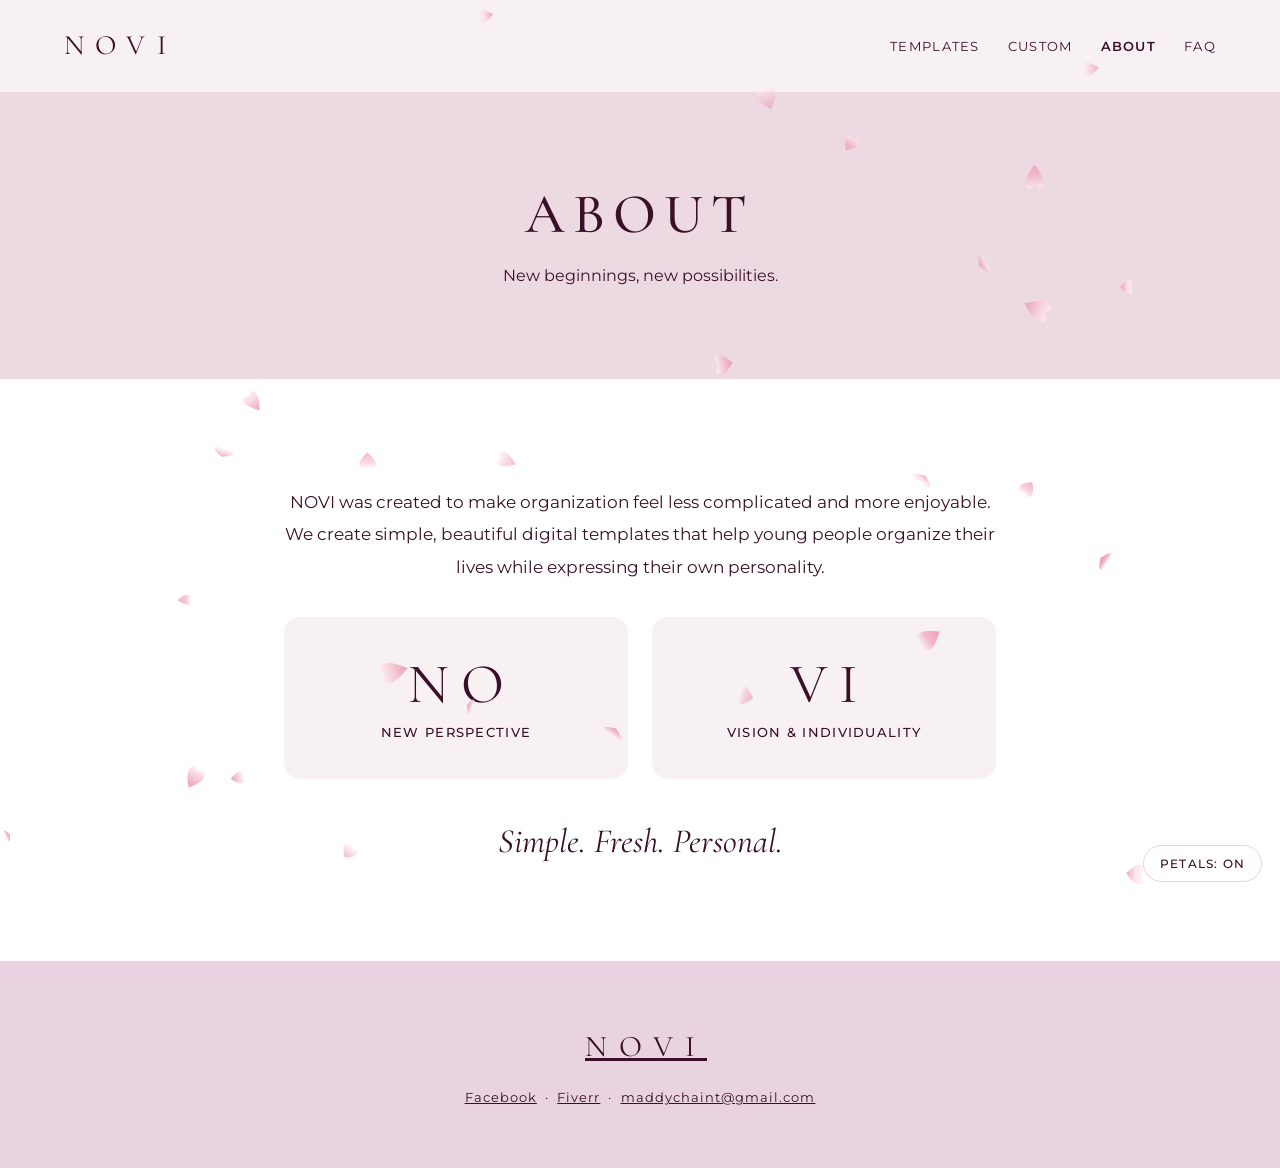
<file: about.html>
<!doctype html>
<html lang="en"><head><meta charset="utf-8"><meta name="viewport" content="width=device-width,initial-scale=1">
<title>About | NOVI</title><meta name="description" content="The story behind NOVI.">
<link rel="icon" href="data:image/svg+xml,%3Csvg xmlns='http://www.w3.org/2000/svg' viewBox='0 0 100 100'%3E%3Ctext y='.9em' font-size='90'%3E%F0%9F%8C%B7%3C/text%3E%3C/svg%3E">
<link rel="preconnect" href="https://fonts.googleapis.com"><link rel="preconnect" href="https://fonts.gstatic.com" crossorigin>
<link href="https://fonts.googleapis.com/css2?family=Cormorant+Garamond:ital,wght@0,400;0,500;1,400&family=Montserrat:wght@400;500;600&display=swap" rel="stylesheet">
<link rel="stylesheet" href="style.css"></head><body>
<nav><div class="wrap"><a class="logo" href="index.html">NOVI</a><div class="links"><a href="templates.html">Templates</a><a href="custom.html">Custom</a><a href="about.html" aria-current="page">About</a><a href="faq.html">FAQ</a></div></div></nav>

<header class="band"><h1>About</h1><p>New beginnings, new possibilities.</p></header>
<section class="white"><div class="wrap narrow"><p style="font-size:17px;line-height:1.9">NOVI was created to make organization feel less complicated and more enjoyable. We create simple, beautiful digital templates that help young people organize their lives while expressing their own personality.</p>
<div class="tiles"><div class="tile"><b>NO</b><span>New Perspective</span></div><div class="tile"><b>VI</b><span>Vision &amp; Individuality</span></div></div>
<p class="quote">Simple. Fresh. Personal.</p></div></section>
<footer><a class="logo" href="index.html">NOVI</a><p><a href="https://www.facebook.com/profile.php?id=61594375498260" target="_blank" rel="noopener">Facebook</a> &nbsp;·&nbsp; <a href="https://www.fiverr.com/s/L332r8p" target="_blank" rel="noopener">Fiverr</a> &nbsp;·&nbsp; <a href="mailto:maddychaint@gmail.com">maddychaint@gmail.com</a></p></footer>
<script src="motion.js" defer></script>
</body></html>
</file>
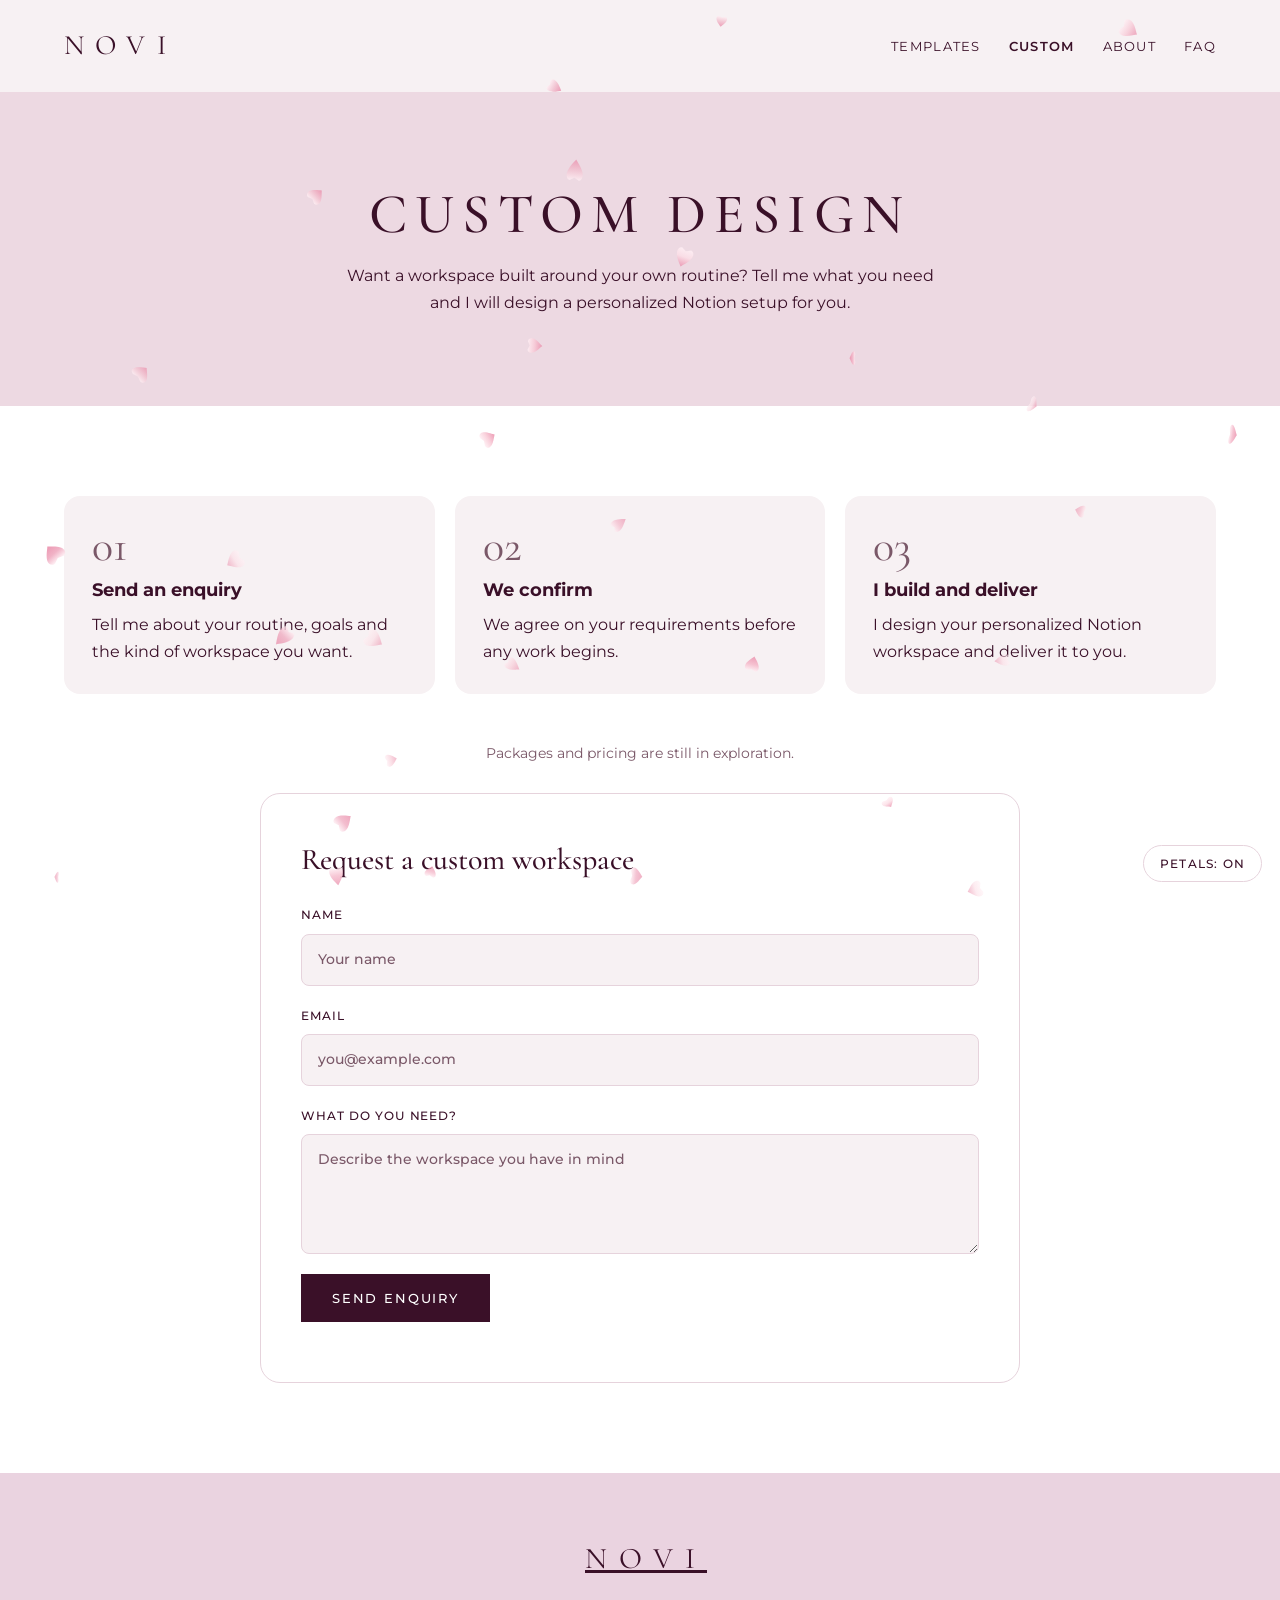
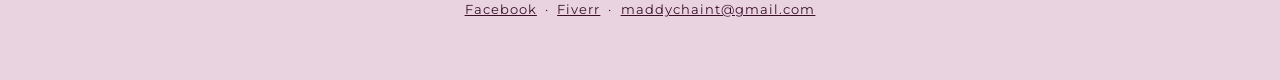
<file: custom.html>
<!doctype html>
<html lang="en"><head><meta charset="utf-8"><meta name="viewport" content="width=device-width,initial-scale=1">
<title>Custom Design | NOVI</title><meta name="description" content="Request a personalized Notion workspace.">
<link rel="icon" href="data:image/svg+xml,%3Csvg xmlns='http://www.w3.org/2000/svg' viewBox='0 0 100 100'%3E%3Ctext y='.9em' font-size='90'%3E%F0%9F%8C%B7%3C/text%3E%3C/svg%3E">
<link rel="preconnect" href="https://fonts.googleapis.com"><link rel="preconnect" href="https://fonts.gstatic.com" crossorigin>
<link href="https://fonts.googleapis.com/css2?family=Cormorant+Garamond:ital,wght@0,400;0,500;1,400&family=Montserrat:wght@400;500;600&display=swap" rel="stylesheet">
<link rel="stylesheet" href="style.css"><style>
.enq{max-width:760px;margin:28px auto 0;background:#fff;border:1px solid var(--line);border-radius:20px;padding:40px;display:flex;flex-direction:column;gap:20px;text-align:left}
.enq h3{font-size:30px}
.enq label{display:flex;flex-direction:column;gap:8px;font-size:12px;font-weight:500;letter-spacing:.08em;text-transform:uppercase}
.enq input,.enq textarea{font:inherit;font-size:14px;letter-spacing:0;text-transform:none;color:var(--plum);background:var(--blush);border:1px solid var(--line);border-radius:8px;padding:13px 16px;width:100%}
.enq textarea{min-height:120px;resize:vertical}
.enq input::placeholder,.enq textarea::placeholder{color:var(--mute)}
.enq input:focus-visible,.enq textarea:focus-visible{outline:2px solid var(--plum);outline-offset:1px}
.enq .btn{align-self:flex-start;cursor:pointer;font-family:inherit}
.enq .hp{position:absolute;left:-9999px}
#enq-status{margin:0;font-size:14px}
@media(max-width:600px){.enq{padding:24px}}
</style>
</head><body>
<nav><div class="wrap"><a class="logo" href="index.html">NOVI</a><div class="links"><a href="templates.html">Templates</a><a href="custom.html" aria-current="page">Custom</a><a href="about.html">About</a><a href="faq.html">FAQ</a></div></div></nav>

<header class="band"><h1>Custom Design</h1><p>Want a workspace built around your own routine? Tell me what you need and I will design a personalized Notion setup for you.</p></header>
<section class="white"><div class="wrap"><div class="grid g3">
<div class="step"><span>01</span><b>Send an enquiry</b>Tell me about your routine, goals and the kind of workspace you want.</div>
<div class="step"><span>02</span><b>We confirm</b>We agree on your requirements before any work begins.</div>
<div class="step"><span>03</span><b>I build and deliver</b>I design your personalized Notion workspace and deliver it to you.</div></div>
<div class="narrow" style="margin-top:48px"><p style="color:var(--mute);font-size:14px;margin:0">Packages and pricing are still in exploration.</p></div>
<form class="enq" id="enq" action="https://formsubmit.co/ajax/maddychaint@gmail.com" method="POST">
<h3>Request a custom workspace</h3>
<label>Name<input type="text" name="name" placeholder="Your name" required autocomplete="name"></label>
<label>Email<input type="email" name="email" placeholder="you@example.com" required autocomplete="email"></label>
<label>What do you need?<textarea name="message" placeholder="Describe the workspace you have in mind" required></textarea></label>
<input class="hp" type="text" name="_honey" tabindex="-1" autocomplete="off" aria-hidden="true">
<input type="hidden" name="_subject" value="NOVI custom workspace enquiry">
<input type="hidden" name="_template" value="table">
<button class="btn" type="submit">Send enquiry</button>
<p id="enq-status" role="status" aria-live="polite"></p>
</form>
<script>
document.getElementById('enq').addEventListener('submit',async function(e){
e.preventDefault();var f=this,st=document.getElementById('enq-status'),b=f.querySelector('button');
b.disabled=true;st.textContent='Sending...';
try{var r=await fetch(f.action,{method:'POST',headers:{'Accept':'application/json'},body:new FormData(f)});
if(!r.ok)throw new Error();f.reset();st.textContent='Thank you! Your enquiry was sent and I will reply by email soon.';}
catch(x){st.innerHTML='Something went wrong. Please email me at <a href="mailto:maddychaint@gmail.com" style="text-decoration:underline">maddychaint@gmail.com</a>.';}
b.disabled=false;});
</script></div></section>
<footer><a class="logo" href="index.html">NOVI</a><p><a href="https://www.facebook.com/profile.php?id=61594375498260" target="_blank" rel="noopener">Facebook</a> &nbsp;·&nbsp; <a href="https://www.fiverr.com/s/L332r8p" target="_blank" rel="noopener">Fiverr</a> &nbsp;·&nbsp; <a href="mailto:maddychaint@gmail.com">maddychaint@gmail.com</a></p></footer>
<script src="motion.js" defer></script>
</body></html>
</file>
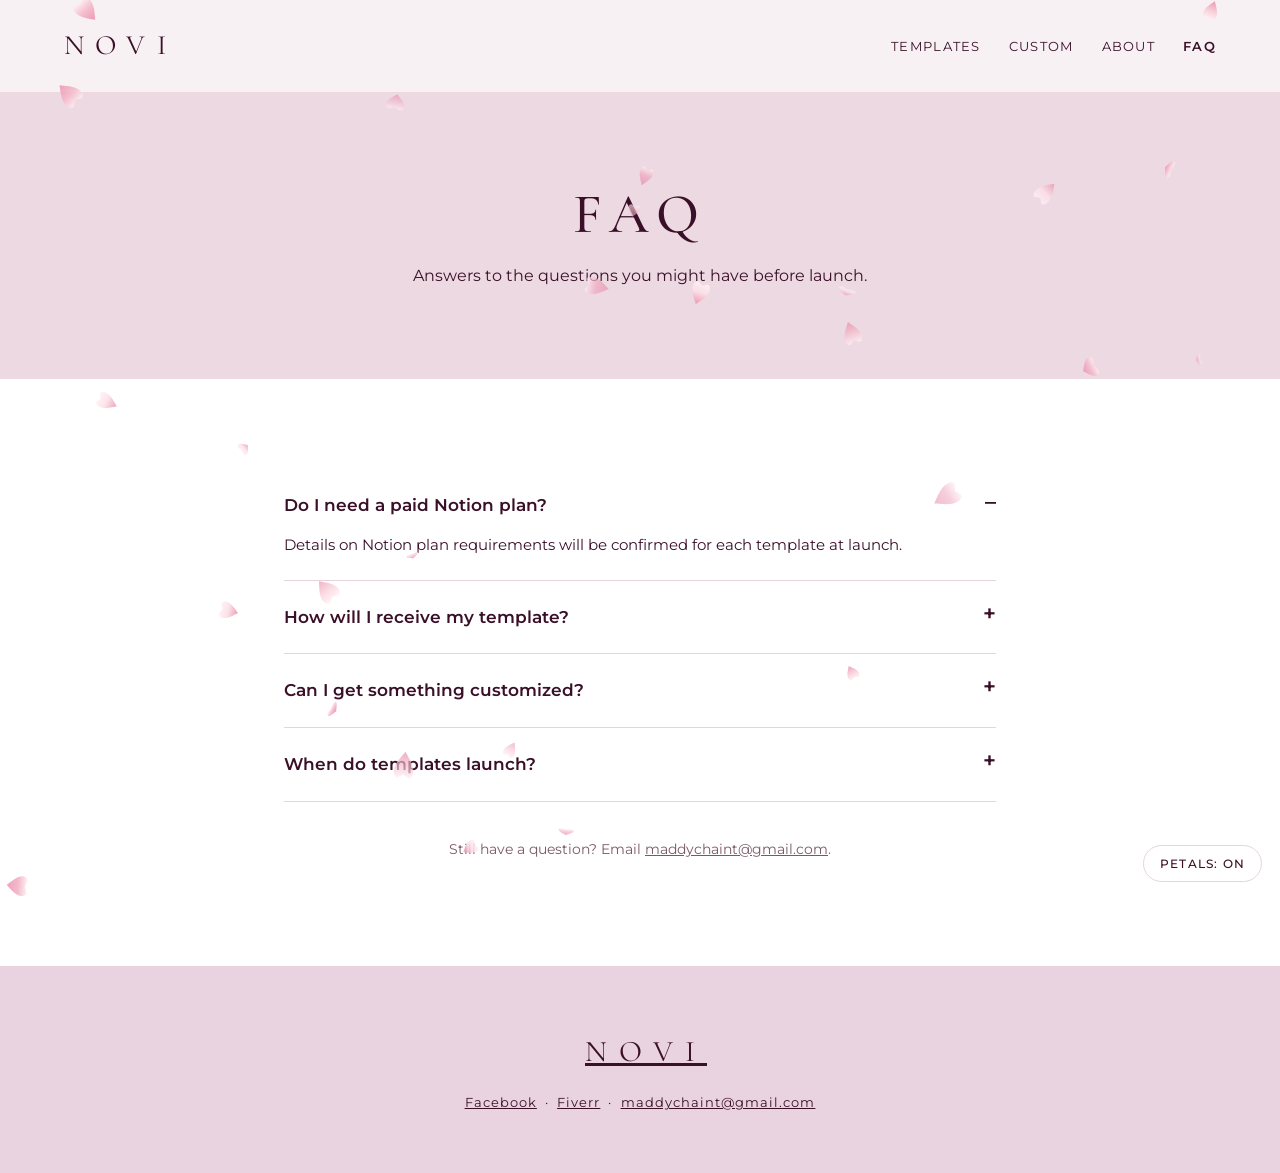
<file: faq.html>
<!doctype html>
<html lang="en"><head><meta charset="utf-8"><meta name="viewport" content="width=device-width,initial-scale=1">
<title>FAQ | NOVI</title><meta name="description" content="Answers to common questions about NOVI templates.">
<link rel="icon" href="data:image/svg+xml,%3Csvg xmlns='http://www.w3.org/2000/svg' viewBox='0 0 100 100'%3E%3Ctext y='.9em' font-size='90'%3E%F0%9F%8C%B7%3C/text%3E%3C/svg%3E">
<link rel="preconnect" href="https://fonts.googleapis.com"><link rel="preconnect" href="https://fonts.gstatic.com" crossorigin>
<link href="https://fonts.googleapis.com/css2?family=Cormorant+Garamond:ital,wght@0,400;0,500;1,400&family=Montserrat:wght@400;500;600&display=swap" rel="stylesheet">
<link rel="stylesheet" href="style.css"></head><body>
<nav><div class="wrap"><a class="logo" href="index.html">NOVI</a><div class="links"><a href="templates.html">Templates</a><a href="custom.html">Custom</a><a href="about.html">About</a><a href="faq.html" aria-current="page">FAQ</a></div></div></nav>

<header class="band"><h1>FAQ</h1><p>Answers to the questions you might have before launch.</p></header>
<section class="white"><div class="wrap narrow"><details open><summary>Do I need a paid Notion plan?</summary><p>Details on Notion plan requirements will be confirmed for each template at launch.</p></details><details><summary>How will I receive my template?</summary><p>Templates are delivered digitally. The exact delivery steps will be shared when the shop opens.</p></details><details><summary>Can I get something customized?</summary><p>Yes. Use the custom design enquiry and we will talk through what you need.</p></details><details><summary>When do templates launch?</summary><p>Soon. Follow our Facebook page for updates and previews.</p></details><p style="margin-top:36px;font-size:14px;color:var(--mute)">Still have a question? Email <a href="mailto:maddychaint@gmail.com" style="text-decoration:underline">maddychaint@gmail.com</a>.</p></div></section>
<footer><a class="logo" href="index.html">NOVI</a><p><a href="https://www.facebook.com/profile.php?id=61594375498260" target="_blank" rel="noopener">Facebook</a> &nbsp;·&nbsp; <a href="https://www.fiverr.com/s/L332r8p" target="_blank" rel="noopener">Fiverr</a> &nbsp;·&nbsp; <a href="mailto:maddychaint@gmail.com">maddychaint@gmail.com</a></p></footer>
<script src="motion.js" defer></script>
</body></html>
</file>
<file: style.css>
:root{--plum:#3A1028;--mauve:#EAD3E0;--blush:#F7F1F3;--line:#E6D3DC;--mute:#7A5868;--soft:#F3E3EA}
*{box-sizing:border-box}
body{margin:0;font-family:Montserrat,system-ui,sans-serif;color:var(--plum);background:var(--blush);line-height:1.7;font-size:16px}
a{color:inherit;text-decoration:none}
a:focus-visible,summary:focus-visible{outline:2px solid var(--plum);outline-offset:3px}
.wrap{max-width:1200px;margin:0 auto;padding:0 24px}
.narrow{max-width:760px;margin:0 auto;text-align:center}
nav .wrap{display:flex;justify-content:space-between;align-items:center;flex-wrap:wrap;gap:12px;padding-top:22px;padding-bottom:22px}
.logo{font-family:'Cormorant Garamond',serif;font-size:28px;letter-spacing:.4em}
.links{display:flex;gap:28px;flex-wrap:wrap;font-size:13px;letter-spacing:.1em;text-transform:uppercase}
.links a:hover{opacity:.6}.links a[aria-current]{font-weight:600}
h1,h2{font-family:'Cormorant Garamond',serif;font-weight:500;letter-spacing:.14em;text-transform:uppercase;margin:0 0 16px;line-height:1.15}
h1{font-size:clamp(40px,6vw,56px)}h2{font-size:clamp(30px,4vw,44px)}
h3{font-family:'Cormorant Garamond',serif;font-weight:500;font-size:26px;margin:0}
.band{background:#EDD9E2;text-align:center;padding:90px 24px}
.band p{max-width:620px;margin:0 auto}
.hero{padding:120px 24px}
.hero .big{font-family:'Cormorant Garamond',serif;font-size:clamp(64px,13vw,112px);letter-spacing:.35em;padding-left:.35em;line-height:1;margin:0}
.hero .tag{font-family:'Cormorant Garamond',serif;font-style:italic;font-size:clamp(28px,4vw,42px);margin:14px 0 22px}
section{padding:90px 0}.white{background:#fff}
.btns{display:flex;gap:14px;justify-content:center;flex-wrap:wrap;margin-top:32px}
.btn{display:inline-block;padding:15px 30px;font-size:13px;letter-spacing:.14em;text-transform:uppercase;font-weight:500;background:var(--plum);color:#fff;border:1px solid var(--plum)}
.btn.alt{background:transparent;color:var(--plum)}.btn:hover{opacity:.85}
.sub{text-align:center;margin:0 0 40px}
.grid{display:grid;gap:20px}.g4{grid-template-columns:repeat(4,1fr)}.g2{grid-template-columns:repeat(2,1fr)}.g3{grid-template-columns:repeat(3,1fr)}
.card{background:#fff;border:1px solid var(--line);border-radius:16px;padding:22px;display:flex;flex-direction:column;gap:10px}
.card p{margin:0;font-size:14px;line-height:1.6}
.shot{position:relative;height:160px;border-radius:10px;background:var(--soft);display:flex;align-items:center;justify-content:center;text-align:center;padding:10px;font-size:12px;letter-spacing:.08em;text-transform:uppercase;color:var(--mute);overflow:hidden}
.g2 .shot{height:280px}
.shot img{position:absolute;inset:0;width:100%;height:100%;object-fit:cover}
.price{font-size:12px;letter-spacing:.08em;text-transform:uppercase;color:var(--mute)}
.step{background:var(--blush);border-radius:16px;padding:28px}
.step b{display:block;font-size:18px;margin:6px 0}
.step span{font-family:'Cormorant Garamond',serif;font-size:44px;color:var(--mute);line-height:1}
.tiles{display:grid;grid-template-columns:1fr 1fr;gap:24px;margin:34px 0}
.tile{background:var(--blush);border-radius:16px;padding:34px 20px}
.tile b{display:block;font-family:'Cormorant Garamond',serif;font-weight:400;font-size:56px;letter-spacing:.2em;padding-left:.2em;line-height:1.2}
.tile span{font-size:13px;letter-spacing:.1em;text-transform:uppercase;font-weight:500}
.quote{font-family:'Cormorant Garamond',serif;font-style:italic;font-size:34px;margin:30px 0 0}
details{border-bottom:1px solid var(--line);padding:22px 0;text-align:left}
summary{cursor:pointer;font-weight:600;font-size:17px;list-style:none;display:flex;justify-content:space-between;gap:16px}
summary::-webkit-details-marker{display:none}summary::after{content:"+";font-size:22px;line-height:1}
details[open] summary::after{content:"\2013"}
details p{margin:12px 0 0;font-size:15px;line-height:1.7}
footer{background:#EAD3E0;text-align:center;padding:60px 24px}
footer .logo{display:block;font-size:30px;margin-bottom:14px;padding-left:.4em}
footer p{margin:0;font-size:13px;letter-spacing:.08em}footer a{text-decoration:underline}
@media(max-width:900px){.g4{grid-template-columns:repeat(2,1fr)}.g3{grid-template-columns:1fr}}
@media(max-width:600px){.g4,.g2,.tiles{grid-template-columns:1fr}.links{gap:18px}section{padding:64px 0}.hero{padding:80px 24px}}
@media(prefers-reduced-motion:no-preference){.btn{transition:opacity .2s}}

.hero .big,.hero .tag{max-width:none;margin-left:auto;margin-right:auto}
section.wrap{padding-top:90px;padding-bottom:90px}

#petals{position:fixed;inset:0;width:100%;height:100%;pointer-events:none;z-index:50}
.pt-toggle{position:fixed;right:18px;bottom:18px;z-index:60;font:500 12px Montserrat,sans-serif;letter-spacing:.1em;text-transform:uppercase;background:#fff;color:var(--plum);border:1px solid var(--line);border-radius:999px;padding:10px 16px;cursor:pointer}
.pt-toggle:hover{background:var(--blush)}
.pt-toggle:focus-visible{outline:2px solid var(--plum);outline-offset:2px}
.reveal{opacity:0;transform:translateY(24px);transition:opacity .8s ease,transform .8s ease}
.reveal.in{opacity:1;transform:none}
.reveal.in.done{transition:transform .3s ease,box-shadow .3s ease,opacity .3s ease}
.card,.step,.tile{transition:transform .3s ease,box-shadow .3s ease}
.card:hover,.card.reveal.in:hover,.step:hover,.step.reveal.in:hover{transform:translateY(-6px);box-shadow:0 14px 30px rgba(58,16,40,.10)}
.btn{transition:transform .2s ease,opacity .2s ease}
.btn:hover{transform:translateY(-2px);opacity:1}
.card .shot img{transition:transform .5s ease}.card:hover .shot img{transform:scale(1.04)}
.hero{position:relative;overflow:hidden}
#pond{position:absolute;inset:0;width:100%;height:100%;pointer-events:none;z-index:0}
.hero>:not(#pond){position:relative;z-index:1}
@media(prefers-reduced-motion:reduce){#petals,.pt-toggle{display:none}}

.card .price[data-price]{font-size:16px;font-weight:600;letter-spacing:.04em;text-transform:none;color:var(--plum)}
.cur{display:flex;flex-wrap:wrap;align-items:center;justify-content:center;gap:10px 12px;margin:-8px auto 36px;font-size:13px}
.cur label{font-weight:500;letter-spacing:.1em;text-transform:uppercase;font-size:12px}
.cur select{font:inherit;font-size:14px;color:var(--plum);background-color:#fff;border:1px solid var(--line);border-radius:999px;padding:9px 38px 9px 16px;cursor:pointer;-webkit-appearance:none;appearance:none;background-image:url("data:image/svg+xml,%3Csvg xmlns='http://www.w3.org/2000/svg' width='12' height='8' viewBox='0 0 12 8'%3E%3Cpath d='M1 1l5 5 5-5' fill='none' stroke='%233A1028' stroke-width='1.5'/%3E%3C/svg%3E");background-repeat:no-repeat;background-position:right 14px center}
.cur select:focus-visible{outline:2px solid var(--plum);outline-offset:2px}
.cur p{flex-basis:100%;text-align:center;margin:0;font-size:12px;color:var(--mute)}
</file>
